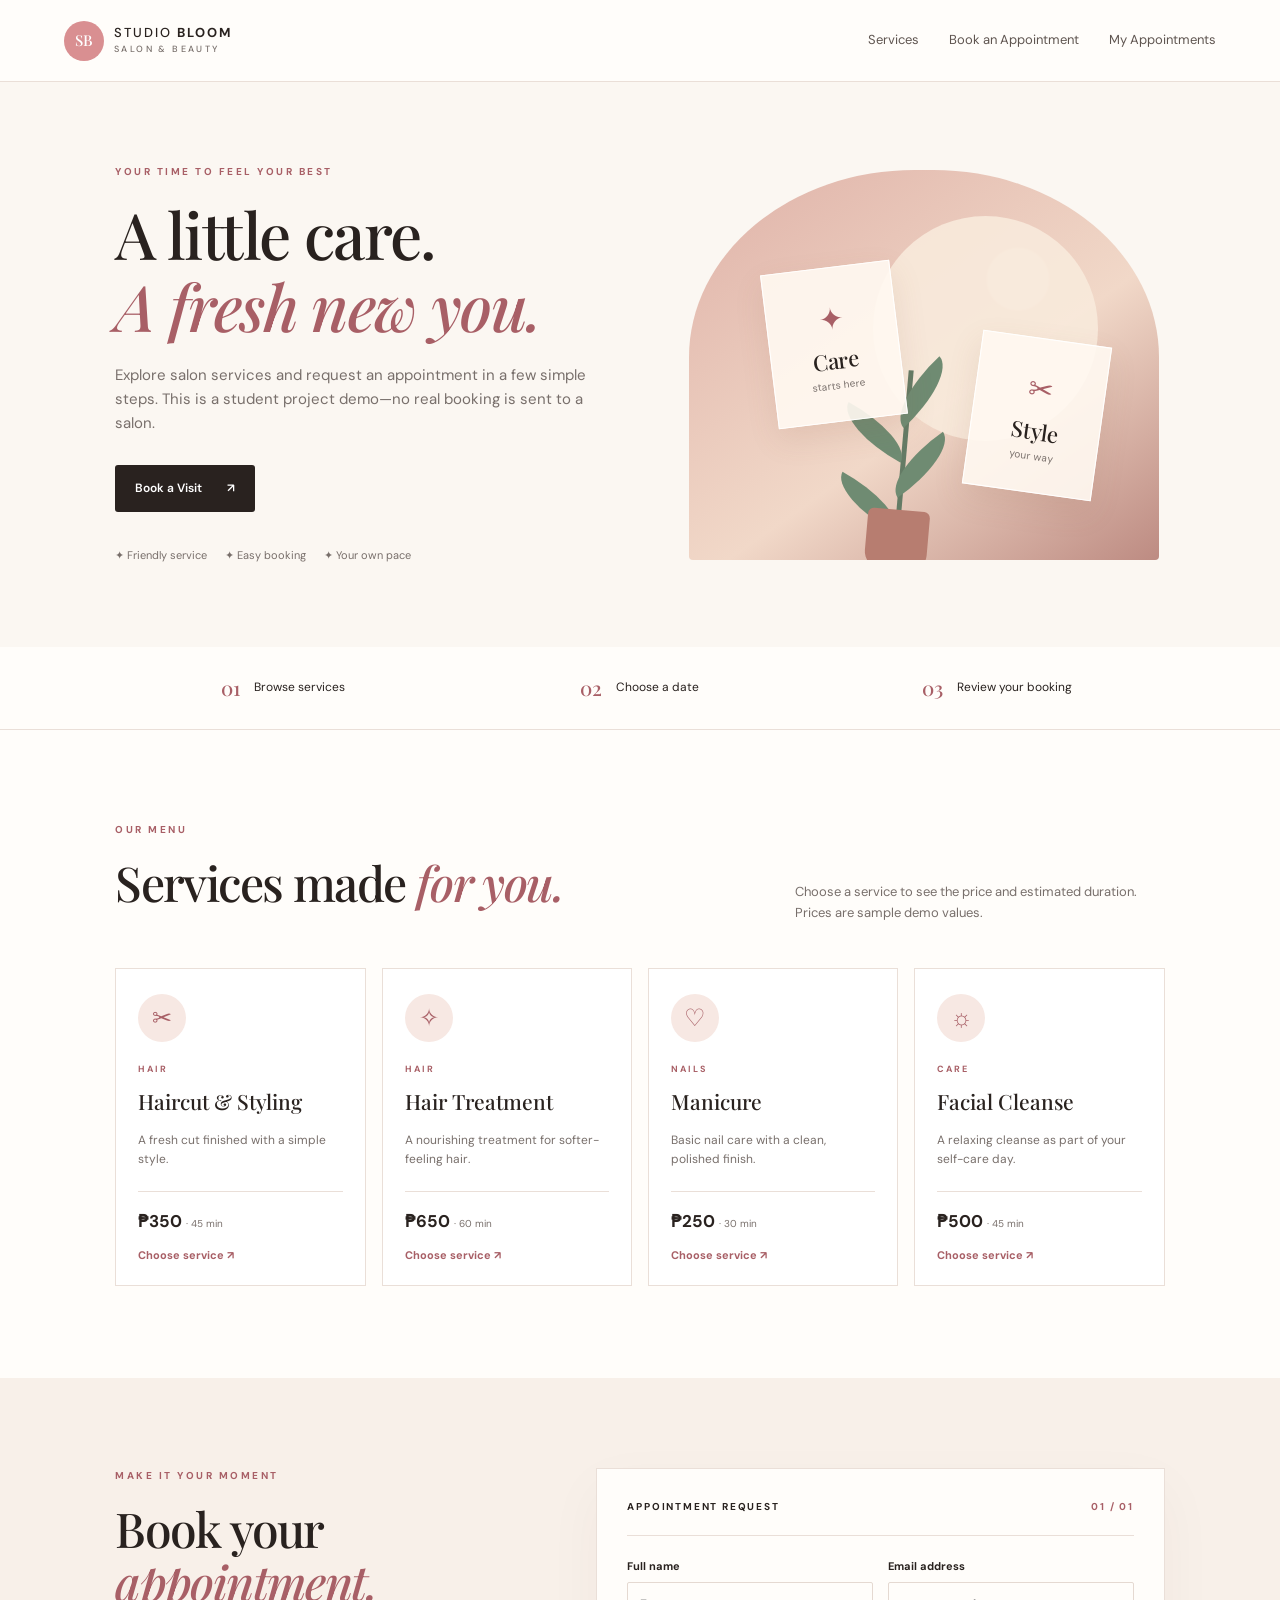
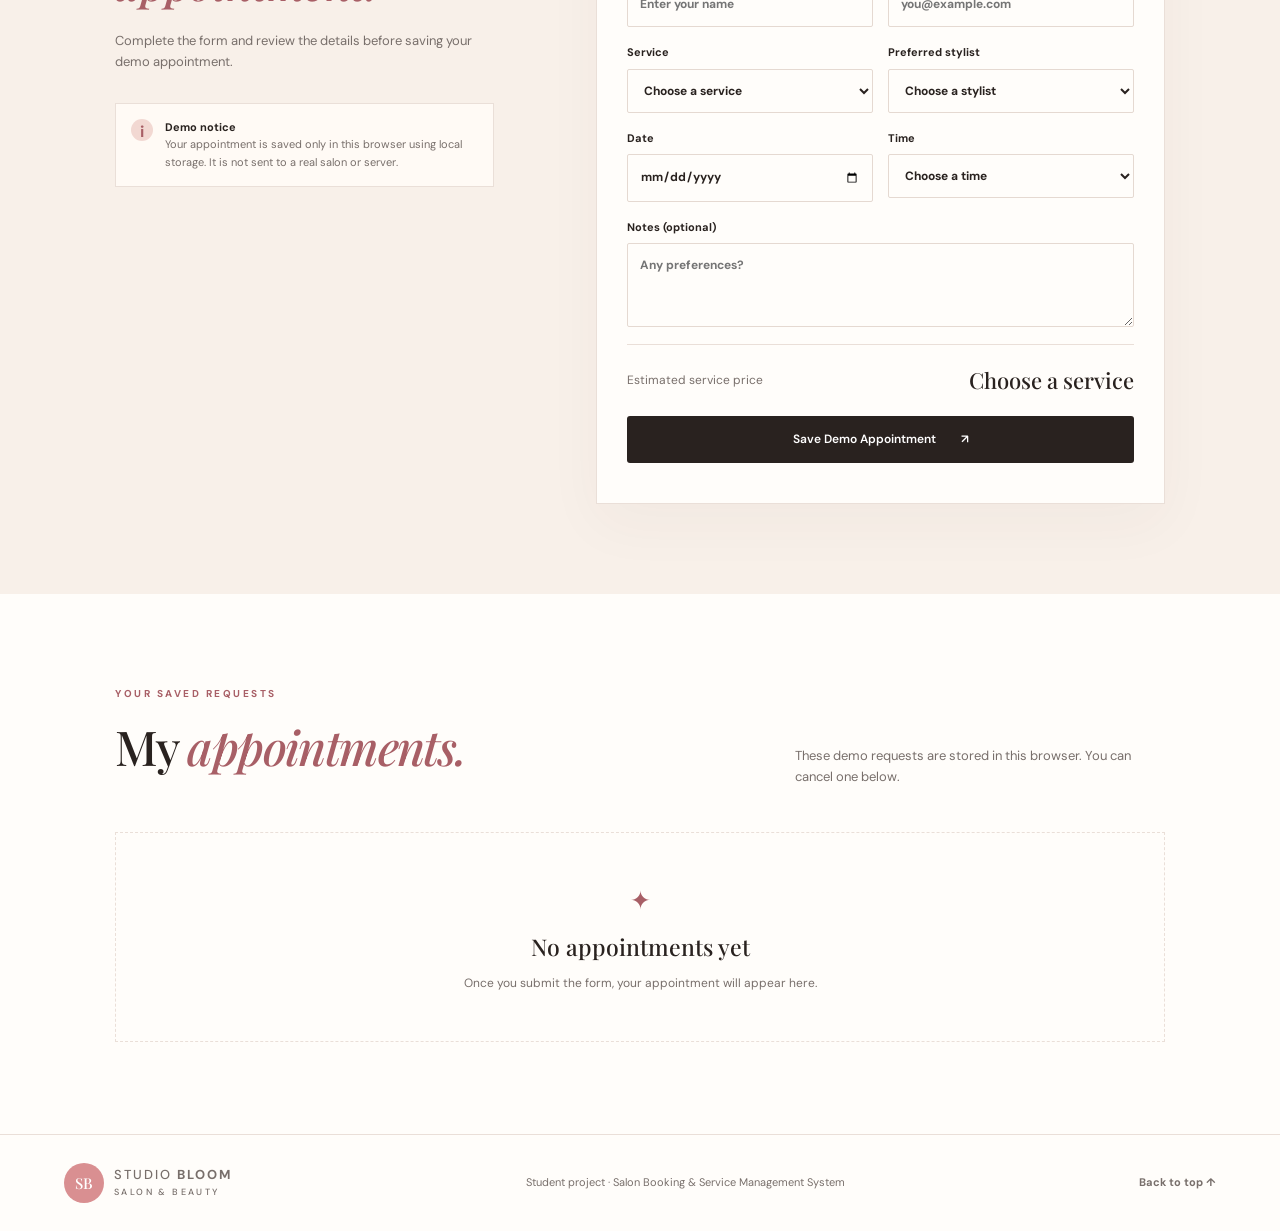
<file: salon-booking-demo.html>
<!doctype html>
<html lang="en">
<head>
  <meta charset="utf-8">
  <meta name="viewport" content="width=device-width, initial-scale=1">
  <meta name="description" content="Salon booking and service management front-end demo.">
  <title>Studio Bloom | Salon Booking Demo</title>
  <link rel="stylesheet" href="salon-booking-demo.css">
</head>
<body>
  <header class="topbar">
    <a class="brand" href="#home"><span class="brand-mark">SB</span><span>STUDIO <b>BLOOM</b><small>SALON & BEAUTY</small></span></a>
    <button class="menu-toggle" id="menuToggle" aria-label="Toggle navigation" aria-expanded="false">☰</button>
    <nav id="navLinks">
      <a href="#services">Services</a><a href="#booking">Book an Appointment</a><a href="#appointments">My Appointments</a>
    </nav>
  </header>
  <main>
    <section class="hero" id="home">
      <div class="hero-copy">
        <p class="eyebrow">YOUR TIME TO FEEL YOUR BEST</p>
        <h1>A little care.<br><em>A fresh new you.</em></h1>
        <p class="lead">Explore salon services and request an appointment in a few simple steps. This is a student project demo—no real booking is sent to a salon.</p>
        <a class="button" href="#booking">Book a Visit <span>↗</span></a>
        <div class="hero-meta"><span>✦ Friendly service</span><span>✦ Easy booking</span><span>✦ Your own pace</span></div>
      </div>
      <div class="hero-art" aria-label="Decorative salon illustration">
        <div class="sun"></div><div class="art-card card-one"><span>✦</span><b>Care</b><small>starts here</small></div>
        <div class="art-card card-two"><span>✂</span><b>Style</b><small>your way</small></div>
        <div class="plant"><i></i><i></i><i></i><i></i><div></div></div>
      </div>
    </section>
    <section class="intro-strip"><div><b>01</b><span>Browse services</span></div><div><b>02</b><span>Choose a date</span></div><div><b>03</b><span>Review your booking</span></div></section>
    <section class="section" id="services">
      <div class="section-heading"><div><p class="eyebrow">OUR MENU</p><h2>Services made <em>for you.</em></h2></div><p>Choose a service to see the price and estimated duration. Prices are sample demo values.</p></div>
      <div class="service-grid" id="serviceGrid">
        <article class="service-card"><div class="service-icon">✂</div><p class="service-type">HAIR</p><h3>Haircut & Styling</h3><p>A fresh cut finished with a simple style.</p><div class="service-bottom"><span>₱350 <small>· 45 min</small></span><button class="text-button choose-service" data-service="Haircut & Styling">Choose service ↗</button></div></article>
        <article class="service-card"><div class="service-icon">✧</div><p class="service-type">HAIR</p><h3>Hair Treatment</h3><p>A nourishing treatment for softer-feeling hair.</p><div class="service-bottom"><span>₱650 <small>· 60 min</small></span><button class="text-button choose-service" data-service="Hair Treatment">Choose service ↗</button></div></article>
        <article class="service-card"><div class="service-icon">♡</div><p class="service-type">NAILS</p><h3>Manicure</h3><p>Basic nail care with a clean, polished finish.</p><div class="service-bottom"><span>₱250 <small>· 30 min</small></span><button class="text-button choose-service" data-service="Manicure">Choose service ↗</button></div></article>
        <article class="service-card"><div class="service-icon">☼</div><p class="service-type">CARE</p><h3>Facial Cleanse</h3><p>A relaxing cleanse as part of your self-care day.</p><div class="service-bottom"><span>₱500 <small>· 45 min</small></span><button class="text-button choose-service" data-service="Facial Cleanse">Choose service ↗</button></div></article>
      </div>
    </section>
    <section class="booking-section" id="booking">
      <div class="booking-intro"><p class="eyebrow">MAKE IT YOUR MOMENT</p><h2>Book your <em>appointment.</em></h2><p>Complete the form and review the details before saving your demo appointment.</p>
        <div class="note"><span>i</span><p><b>Demo notice</b><br>Your appointment is saved only in this browser using local storage. It is not sent to a real salon or server.</p></div>
      </div>
      <form id="bookingForm" class="booking-form">
        <div class="form-title"><span>APPOINTMENT REQUEST</span><span class="step">01 / 01</span></div>
        <div class="field-row"><label>Full name<input id="customerName" name="customerName" required placeholder="Enter your name" maxlength="70"></label><label>Email address<input id="customerEmail" name="customerEmail" type="email" required placeholder="you@example.com"></label></div>
        <div class="field-row"><label>Service<select id="service" name="service" required><option value="">Choose a service</option><option>Haircut & Styling</option><option>Hair Treatment</option><option>Manicure</option><option>Facial Cleanse</option></select></label><label>Preferred stylist<select id="stylist" name="stylist" required><option value="">Choose a stylist</option><option>Any available stylist</option><option>Mika</option><option>Andrea</option><option>Sam</option></select></label></div>
        <div class="field-row"><label>Date<input id="date" name="date" type="date" required></label><label>Time<select id="time" name="time" required><option value="">Choose a time</option><option>10:00 AM</option><option>11:00 AM</option><option>12:00 PM</option><option>1:00 PM</option><option>2:00 PM</option><option>3:00 PM</option><option>4:00 PM</option><option>5:00 PM</option></select></label></div>
        <label>Notes (optional)<textarea id="notes" name="notes" rows="3" placeholder="Any preferences?"></textarea></label>
        <div class="price-preview"><span>Estimated service price</span><strong id="pricePreview">Choose a service</strong></div>
        <button class="button submit-button" type="submit">Save Demo Appointment <span>↗</span></button>
        <p class="form-message" id="formMessage" role="status"></p>
      </form>
    </section>
    <section class="section appointments-section" id="appointments">
      <div class="section-heading"><div><p class="eyebrow">YOUR SAVED REQUESTS</p><h2>My <em>appointments.</em></h2></div><p>These demo requests are stored in this browser. You can cancel one below.</p></div>
      <div class="appointment-list" id="appointmentList"><div class="empty-state"><span>✦</span><h3>No appointments yet</h3><p>Once you submit the form, your appointment will appear here.</p></div></div>
      <button class="clear-button" id="clearAll" type="button" hidden>Clear all demo appointments</button>
    </section>
  </main>
  <footer><a class="brand" href="#home"><span class="brand-mark">SB</span><span>STUDIO <b>BLOOM</b><small>SALON & BEAUTY</small></span></a><p>Student project · Salon Booking & Service Management System</p><a href="#home">Back to top ↑</a></footer>
  <script src="salon-booking-demo.js"></script>
</body>
</html>
</file>
<file: salon-booking-demo.css>
@import url('https://fonts.googleapis.com/css2?family=DM+Sans:wght@400;500;600;700&family=Playfair+Display:ital,wght@0,500;0,600;0,700;1,500;1,600&display=swap');
:root{--ink:#29221f;--muted:#786f6b;--cream:#fbf7f2;--paper:#fffdfa;--rose:#d98f91;--rose-dark:#a85f66;--line:#eadfd8;--green:#53685a;--serif:'Playfair Display',Georgia,serif;--sans:'DM Sans',Arial,sans-serif}
*{box-sizing:border-box}html{scroll-behavior:smooth;scroll-padding-top:90px}body{margin:0;background:var(--paper);color:var(--ink);font-family:var(--sans);line-height:1.6}a{color:inherit;text-decoration:none}button,input,select,textarea{font:inherit}.topbar{height:82px;display:flex;align-items:center;justify-content:space-between;padding:0 max(5vw,22px);background:#fffdfa;border-bottom:1px solid var(--line);position:sticky;top:0;z-index:10}.brand{display:flex;align-items:center;gap:10px;font-size:13px;letter-spacing:2px;font-weight:500;line-height:1.1}.brand b{font-weight:700}.brand small{display:block;font-size:9px;letter-spacing:2.4px;color:var(--muted);margin-top:5px}.brand-mark{display:grid;place-items:center;width:40px;height:40px;background:var(--rose);color:white;border-radius:50%;font-family:var(--serif);font-size:15px;letter-spacing:0}.topbar nav{display:flex;gap:30px;align-items:center;font-size:13px;color:#5f5550}.topbar nav a:hover,footer>a:hover{color:var(--rose-dark)}.menu-toggle{display:none;background:none;border:0;font-size:25px}.hero{display:grid;grid-template-columns:1.05fr .95fr;min-height:565px;background:var(--cream);padding:70px max(9vw,28px);gap:35px;overflow:hidden}.hero-copy{align-self:center;max-width:570px}.eyebrow{font-size:10px;letter-spacing:2.5px;color:var(--rose-dark);font-weight:700;margin:0 0 18px}.hero h1,.section h2,.section-heading h2,.booking-intro h2{font-family:var(--serif);font-size:clamp(40px,5vw,66px);line-height:1.12;font-weight:500;letter-spacing:-1.6px;margin:0 0 22px}.hero h1 em,.section h2 em,.section-heading h2 em,.booking-intro h2 em{font-weight:500;color:var(--rose-dark)}.lead{font-size:15px;color:var(--muted);max-width:490px;margin-bottom:30px}.button{display:inline-flex;align-items:center;justify-content:center;gap:25px;background:var(--ink);color:white;padding:14px 20px;border:0;border-radius:3px;font-weight:600;font-size:12px;cursor:pointer;transition:transform .2s,background .2s}.button:hover{background:var(--rose-dark);transform:translateY(-2px)}.hero-meta{display:flex;gap:18px;flex-wrap:wrap;font-size:11px;color:var(--muted);margin-top:35px}.hero-art{position:relative;min-height:390px;background:#e9c9c0;border-radius:48% 48% 4px 4px;max-width:470px;width:100%;justify-self:center;align-self:center;overflow:hidden;background-image:radial-gradient(circle at 70% 28%,#f8e9dd 0 7%,transparent 7.5%),linear-gradient(145deg,#dfb2a8,#f1d8c8 58%,#bd8b82)}.sun{position:absolute;width:225px;height:225px;border-radius:50%;background:#f9eadc;right:13%;top:12%;opacity:.9}.art-card{position:absolute;display:flex;flex-direction:column;justify-content:center;align-items:center;width:130px;height:155px;background:#fff9f1e8;border:1px solid #fff;box-shadow:0 12px 30px #8d5c4a20;transform:rotate(-7deg);z-index:2}.art-card span{font-size:30px;color:var(--rose-dark)}.art-card b{font-family:var(--serif);font-size:22px;font-weight:500}.art-card small{font-size:10px;color:var(--muted)}.card-one{top:25%;left:17%}.card-two{right:12%;bottom:17%;transform:rotate(8deg)}.plant{position:absolute;bottom:-10px;left:45%;height:200px;width:5px;background:#647b65;transform:rotate(5deg);z-index:1}.plant i{position:absolute;width:75px;height:28px;background:#6f8b72;border-radius:100% 0 100% 0;transform-origin:left bottom}.plant i:nth-child(1){top:30px;left:0;transform:rotate(-48deg)}.plant i:nth-child(2){top:65px;left:0;transform:rotate(24deg) scaleX(-1)}.plant i:nth-child(3){top:100px;left:0;transform:rotate(-40deg)}.plant i:nth-child(4){top:135px;left:0;transform:rotate(24deg) scaleX(-1)}.plant div{position:absolute;bottom:0;left:-28px;width:62px;height:60px;background:#b77d70;border-radius:6px 6px 17px 17px}.intro-strip{display:grid;grid-template-columns:repeat(3,1fr);padding:25px max(9vw,28px);border-bottom:1px solid var(--line);gap:20px}.intro-strip div{display:flex;align-items:center;justify-content:center;gap:14px;font-size:12px}.intro-strip b{font-family:var(--serif);font-size:20px;color:var(--rose-dark);font-weight:500}.section{padding:92px max(9vw,28px)}.section-heading{display:flex;align-items:end;justify-content:space-between;gap:40px;margin-bottom:36px}.section-heading h2,.booking-intro h2,.section h2{font-size:clamp(34px,4vw,48px)}.section-heading>p{max-width:370px;color:var(--muted);font-size:13px;margin-bottom:8px}.service-grid{display:grid;grid-template-columns:repeat(4,1fr);gap:16px}.service-card{padding:25px 22px 20px;background:#fff;border:1px solid var(--line);transition:transform .2s,box-shadow .2s}.service-card:hover{transform:translateY(-5px);box-shadow:0 18px 35px #46322a0d}.service-icon{width:48px;height:48px;display:grid;place-items:center;border-radius:50%;background:#f7e8e3;color:var(--rose-dark);font-size:24px;margin-bottom:20px}.service-type{font-size:9px;letter-spacing:2px;color:var(--rose-dark);font-weight:700}.service-card h3{font-family:var(--serif);font-weight:500;font-size:21px;margin:7px 0}.service-card>p:not(.service-type){font-size:12px;color:var(--muted);min-height:40px}.service-bottom{border-top:1px solid var(--line);padding-top:16px;margin-top:20px;display:flex;flex-direction:column;gap:12px}.service-bottom>span{font-size:17px;font-weight:700}.service-bottom small{font-size:10px;color:var(--muted);font-weight:400}.text-button{border:0;background:none;color:var(--rose-dark);padding:0;text-align:left;font-size:11px;font-weight:700;cursor:pointer}.booking-section{background:#f8f0e9;padding:90px max(9vw,28px);display:grid;grid-template-columns:.8fr 1.2fr;gap:8vw;align-items:start}.booking-intro{position:sticky;top:115px}.booking-intro>p:not(.eyebrow){color:var(--muted);font-size:13px;max-width:370px}.note{display:flex;gap:12px;background:#fffaf5;border:1px solid var(--line);padding:15px;margin-top:30px;max-width:380px}.note>span{width:22px;height:22px;border-radius:50%;display:grid;place-items:center;background:#f2d8d2;color:var(--rose-dark);font-weight:700;flex-shrink:0}.note p{font-size:11px;color:var(--muted);margin:0}.note b{color:var(--ink)}.booking-form{background:#fffdfa;padding:30px;border:1px solid var(--line);box-shadow:0 20px 55px #593d2e0a}.form-title{display:flex;justify-content:space-between;font-size:10px;font-weight:700;letter-spacing:1.8px;padding-bottom:20px;border-bottom:1px solid var(--line);margin-bottom:22px}.form-title .step{color:var(--rose-dark)}.field-row{display:grid;grid-template-columns:1fr 1fr;gap:15px}.booking-form label{display:block;font-size:11px;font-weight:700;margin-bottom:17px}.booking-form input,.booking-form select,.booking-form textarea{display:block;width:100%;margin-top:7px;border:1px solid #e5d9d1;border-radius:2px;background:#fffdfa;padding:12px;color:var(--ink);font-size:12px;outline:none}.booking-form input:focus,.booking-form select:focus,.booking-form textarea:focus{border-color:var(--rose-dark);box-shadow:0 0 0 3px #d98f911c}.price-preview{display:flex;align-items:center;justify-content:space-between;border-top:1px solid var(--line);padding:18px 0;margin-top:3px;font-size:12px;color:var(--muted)}.price-preview strong{font-family:var(--serif);font-size:22px;color:var(--ink);font-weight:500}.submit-button{width:100%}.form-message{font-size:12px;color:var(--green);margin:10px 0 0}.appointments-section{background:#fffdfa}.appointment-list{display:grid;gap:12px}.appointment-card{display:grid;grid-template-columns:1fr auto;gap:20px;align-items:center;padding:20px 22px;border:1px solid var(--line);background:#fff}.appointment-card h3{font-family:var(--serif);font-size:20px;font-weight:500;margin:0 0 5px}.appointment-card p{font-size:12px;color:var(--muted);margin:0}.appointment-meta{display:flex;gap:16px;flex-wrap:wrap;margin-top:8px;font-size:11px;color:var(--rose-dark)}.cancel-button,.clear-button{border:1px solid #e4c8c4;background:#fff7f5;color:#a85f66;padding:9px 12px;font-size:11px;cursor:pointer}.clear-button{margin-top:18px}.empty-state{text-align:center;padding:48px 15px;border:1px dashed var(--line);color:var(--muted)}.empty-state>span{font-size:25px;color:var(--rose-dark)}.empty-state h3{font-family:var(--serif);font-weight:500;color:var(--ink);font-size:23px;margin:8px 0}.empty-state p{font-size:12px;margin:0}footer{display:flex;align-items:center;justify-content:space-between;gap:20px;padding:28px max(5vw,22px);border-top:1px solid var(--line);font-size:11px;color:var(--muted)}footer p{margin:0}footer>a:last-child{font-weight:700}@media(max-width:1000px){.service-grid{grid-template-columns:repeat(2,1fr)}.hero{padding:60px 6vw}.section,.booking-section{padding:75px 6vw}.topbar nav{gap:17px}}@media(max-width:720px){.topbar{height:70px}.menu-toggle{display:block}.topbar nav{display:none;position:absolute;top:69px;left:0;right:0;background:#fffdfa;padding:20px 25px;border-bottom:1px solid var(--line);flex-direction:column;align-items:flex-start;gap:18px}.topbar nav.open{display:flex}.hero{grid-template-columns:1fr;padding:55px 25px 35px}.hero-art{min-height:310px;max-width:360px;width:100%;margin-top:10px}.hero h1{font-size:48px}.hero-meta{gap:10px}.intro-strip{padding:20px 18px;gap:10px}.intro-strip div{gap:7px;flex-direction:column;text-align:center;font-size:10px}.section,.booking-section{padding:62px 22px}.section-heading{display:block}.section-heading>p{margin-top:15px}.service-grid{grid-template-columns:1fr 1fr;gap:10px}.service-card{padding:18px 14px}.service-card h3{font-size:18px}.service-bottom>span{font-size:15px}.booking-section{grid-template-columns:1fr;gap:28px}.booking-intro{position:static}.booking-form{padding:22px 17px}.field-row{grid-template-columns:1fr;gap:0}.appointment-card{grid-template-columns:1fr;gap:14px}.appointment-card .cancel-button{justify-self:start}footer{flex-wrap:wrap;justify-content:flex-start}footer p{order:3;width:100%}}@media(max-width:390px){.service-grid{grid-template-columns:1fr}.hero h1{font-size:42px}.intro-strip span{max-width:80px}}
</file>
